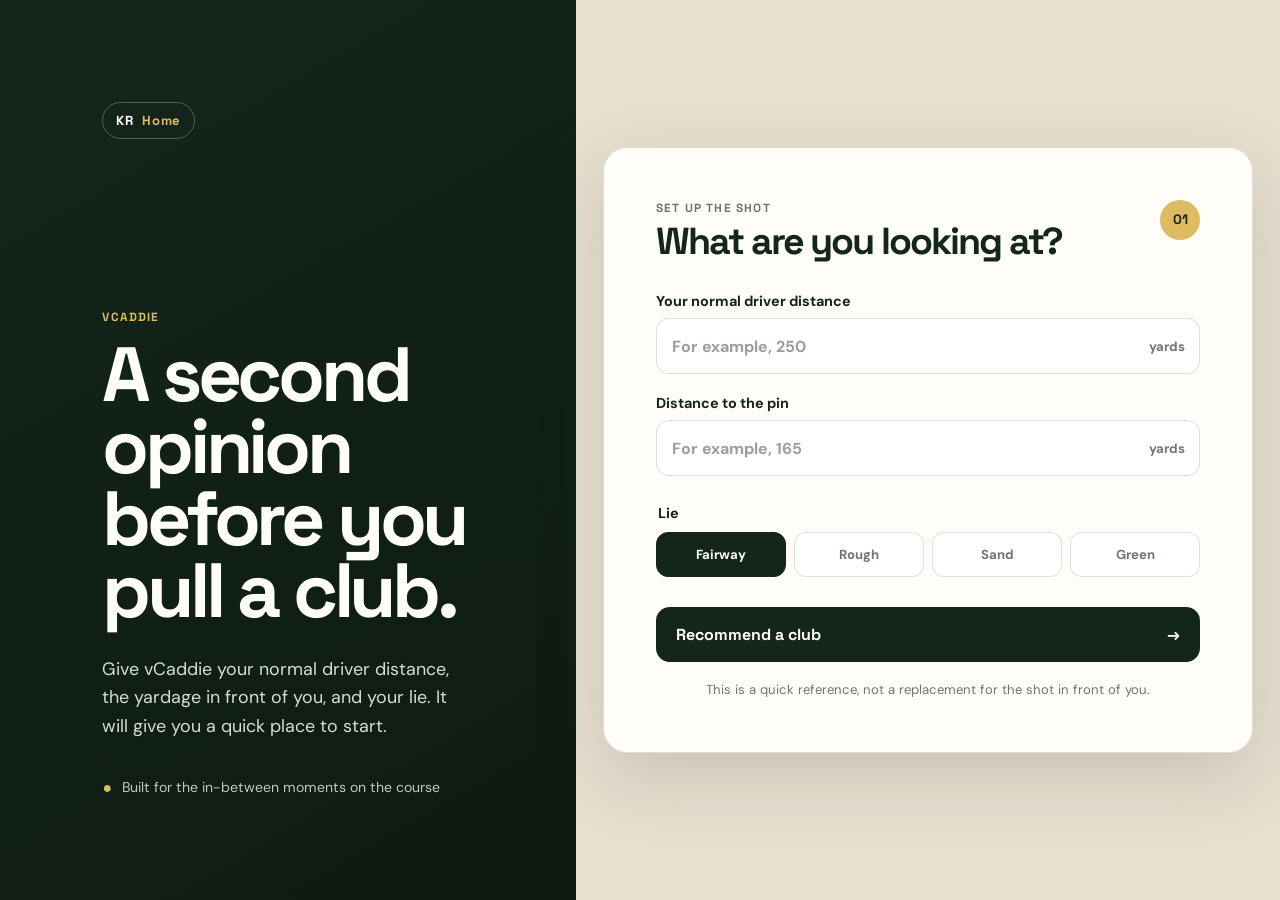
<file: index.html>
<!doctype html>
<html lang="en">
<head>
  <meta charset="utf-8">
  <meta name="viewport" content="width=device-width, initial-scale=1">
  <meta name="theme-color" content="#14261c">
  <title>vCaddie | Pick your club</title>
  <meta name="description" content="A quick golf club recommendation based on your distance, driver carry, and lie.">
  <link rel="preconnect" href="https://fonts.googleapis.com">
  <link rel="preconnect" href="https://fonts.gstatic.com" crossorigin>
  <link href="https://fonts.googleapis.com/css2?family=DM+Sans:wght@400;500;600;700&family=Space+Grotesk:wght@500;600;700&display=swap" rel="stylesheet">
  <link rel="stylesheet" href="./static/style.css">
</head>
<body>
  <main class="page-shell">
    <section class="intro" aria-labelledby="page-title">
      <a class="home-link" href="https://keenroudy.com/">KR <span>Home</span></a>
      <p class="eyebrow">vCaddie</p>
      <h1 id="page-title">A second opinion before you pull a club.</h1>
      <p class="intro-copy">Give vCaddie your normal driver distance, the yardage in front of you, and your lie. It will give you a quick place to start.</p>
      <div class="course-note"><span aria-hidden="true">●</span> Built for the in-between moments on the course</div>
    </section>
    <section class="caddie-card" aria-labelledby="form-title">
      <div class="card-heading"><div><p class="eyebrow">Set up the shot</p><h2 id="form-title">What are you looking at?</h2></div><span class="step">01</span></div>
      <form id="recommendForm" novalidate>
        <label class="field"><span>Your normal driver distance</span><span class="unit-input"><input type="number" id="driver_distance" min="1" inputmode="numeric" placeholder="For example, 250" required><span>yards</span></span></label>
        <label class="field"><span>Distance to the pin</span><span class="unit-input"><input type="number" id="distance" min="0" inputmode="numeric" placeholder="For example, 165" required><span>yards</span></span></label>
        <fieldset class="fieldset"><legend>Lie</legend><div class="lie-options">
          <label><input type="radio" name="lie" value="fairway" checked><span>Fairway</span></label>
          <label><input type="radio" name="lie" value="rough"><span>Rough</span></label>
          <label><input type="radio" name="lie" value="sand"><span>Sand</span></label>
          <label><input type="radio" name="lie" value="green"><span>Green</span></label>
        </div></fieldset>
        <button class="recommend-button" type="submit">Recommend a club <span aria-hidden="true">→</span></button>
        <p id="form-error" class="form-error" role="alert" hidden></p>
      </form>
      <section id="result" class="inline-result" aria-live="polite" hidden>
        <p class="eyebrow">Your starting club</p><p id="shot-context" class="shot-context"></p><h2 id="club-result"></h2><p>Start there, take a look at the lie, and trust the swing you brought today.</p>
      </section>
      <p class="fine-print">This is a quick reference, not a replacement for the shot in front of you.</p>
    </section>
  </main>
  <script>
    const form = document.querySelector('#recommendForm');
    const result = document.querySelector('#result');
    const error = document.querySelector('#form-error');
    function recommendClub(distance, lie, driverDistance) {
      const percentage = (distance / driverDistance) * 100;
      if (lie === 'fairway') {
        if (percentage > 100) return 'Driver';
        if (percentage >= 83) return '3-Wood';
        if (percentage >= 75) return '5-Hybrid';
        if (percentage >= 70) return '5-Iron';
        if (percentage >= 66) return '6-Iron';
        if (percentage >= 60) return '7-Iron';
        if (percentage >= 57) return '8-Iron';
        if (percentage >= 54) return '9-Iron';
        if (percentage >= 42) return 'Pitching Wedge';
        if (percentage >= 38) return 'Approach Wedge · 52°';
        if (percentage >= 32) return 'Sand Wedge · 56°';
        return 'Lob Wedge · 60°';
      }
      if (lie === 'rough') return percentage > 75 ? '3-Wood' : percentage >= 57 ? '5-Iron' : percentage >= 45 ? '7-Iron' : percentage >= 38 ? '8-Iron' : 'Sand Wedge';
      if (lie === 'sand') return percentage > 38 ? '7-Iron' : 'Sand Wedge';
      return 'Putter';
    }
    form.addEventListener('submit', (event) => {
      event.preventDefault();
      error.hidden = true;
      if (!form.checkValidity()) {
        error.textContent = 'Enter a positive driver distance and a valid distance to the pin.';
        error.hidden = false;
        form.reportValidity();
        return;
      }
      const driver = Number(document.querySelector('#driver_distance').value);
      const distance = Number(document.querySelector('#distance').value);
      const lie = document.querySelector('input[name="lie"]:checked').value;
      document.querySelector('#club-result').textContent = recommendClub(distance, lie, driver);
      document.querySelector('#shot-context').textContent = `${distance} yards · ${lie}`;
      result.hidden = false;
      result.scrollIntoView({ behavior: window.matchMedia('(prefers-reduced-motion: reduce)').matches ? 'auto' : 'smooth', block: 'nearest' });
    });
  </script>
</body>
</html>
</file>
<file: static/style.css>
:root { --pine:#14261c; --pine-soft:#203d2d; --sand:#e8dfcf; --paper:#fbfaf6; --cream:#fffdf8; --gold:#dfbb62; --muted:#6e776f; --line:rgba(20,38,28,.14); --radius:24px; }
* { box-sizing:border-box; }
html { background:var(--sand); }
body { min-width:320px; margin:0; color:var(--pine); background:var(--sand); font-family:"DM Sans",sans-serif; }
button,input { font:inherit; }
.page-shell { display:grid; grid-template-columns:minmax(280px,.9fr) minmax(440px,1.1fr); min-height:100vh; }
.intro { display:flex; flex-direction:column; justify-content:center; padding:clamp(40px,8vw,110px); color:var(--cream); background:linear-gradient(150deg,var(--pine),#0d1a12); }
.home-link { align-self:flex-start; display:inline-flex; gap:9px; align-items:center; padding:9px 13px; border:1px solid rgba(255,255,255,.26); border-radius:999px; color:inherit; font-family:"Space Grotesk",sans-serif; font-size:.82rem; font-weight:700; letter-spacing:.04em; text-decoration:none; }
.home-link span { color:var(--gold); }
.eyebrow { margin:0 0 14px; color:var(--gold); font-family:"Space Grotesk",sans-serif; font-size:.74rem; font-weight:700; letter-spacing:.1em; text-transform:uppercase; }
.intro .eyebrow { margin-top:auto; }
h1,h2 { font-family:"Space Grotesk",sans-serif; letter-spacing:-.055em; }
h1 { max-width:610px; margin:0; font-size:clamp(3.05rem,6vw,5.8rem); line-height:.94; }
h2 { margin:0; font-size:clamp(1.7rem,3vw,2.35rem); line-height:1; }
.intro-copy { max-width:540px; margin:28px 0 0; color:#d4ddd5; font-size:1.12rem; line-height:1.6; }
.course-note { display:flex; gap:10px; align-items:center; margin-top:36px; color:#bfcbbf; font-size:.88rem; }
.course-note span { color:var(--gold); font-size:1rem; }
.caddie-card { align-self:center; width:min(100%,650px); margin:clamp(22px,5vw,76px) auto; padding:clamp(26px,5vw,52px); border:1px solid var(--line); border-radius:var(--radius); background:var(--cream); box-shadow:0 24px 70px rgba(46,48,39,.16); }
.card-heading { display:flex; align-items:flex-start; justify-content:space-between; gap:20px; margin-bottom:32px; }
.card-heading .eyebrow { margin-bottom:8px; color:var(--muted); }
.step { display:grid; place-items:center; flex:0 0 40px; width:40px; height:40px; border-radius:50%; color:var(--pine); background:var(--gold); font-family:"Space Grotesk",sans-serif; font-size:.85rem; font-weight:700; }
.field { display:grid; gap:8px; margin-top:20px; color:var(--pine); font-size:.9rem; font-weight:700; }
.unit-input { position:relative; display:block; }
input { width:100%; min-height:56px; padding:0 74px 0 15px; border:1px solid var(--line); border-radius:13px; outline:0; color:var(--pine); background:#fff; font-size:1rem; transition:border-color .2s ease,box-shadow .2s ease; }
input::placeholder { color:#97a19a; }
input:focus { border-color:var(--pine); box-shadow:0 0 0 3px rgba(223,187,98,.52); }
.unit-input > span { position:absolute; top:50%; right:15px; color:var(--muted); font-size:.82rem; font-weight:700; pointer-events:none; transform:translateY(-50%); }
.fieldset { margin:28px 0 0; padding:0; border:0; }
.fieldset legend { margin-bottom:10px; color:var(--pine); font-size:.9rem; font-weight:700; }
.lie-options { display:grid; grid-template-columns:repeat(4,1fr); gap:8px; }
.lie-options label { position:relative; }
.lie-options input { position:absolute; width:1px; height:1px; opacity:0; }
.lie-options span { display:block; padding:13px 8px; border:1px solid var(--line); border-radius:12px; cursor:pointer; text-align:center; color:var(--muted); background:#fff; font-size:.82rem; font-weight:700; transition:background .2s ease,border-color .2s ease,color .2s ease; }
.lie-options input:checked + span { border-color:var(--pine); color:var(--cream); background:var(--pine); }
.lie-options input:focus-visible + span { outline:3px solid var(--gold); outline-offset:2px; }
.recommend-button { display:flex; align-items:center; justify-content:space-between; width:100%; margin-top:30px; padding:17px 20px; border:0; border-radius:14px; cursor:pointer; color:var(--cream); background:var(--pine); font-family:"Space Grotesk",sans-serif; font-size:1rem; font-weight:700; text-decoration:none; transition:background .2s ease,transform .2s ease; }
.recommend-button:hover { background:var(--pine-soft); transform:translateY(-1px); }
.recommend-button:focus-visible,.home-link:focus-visible { outline:3px solid var(--gold); outline-offset:3px; }
.fine-print { margin:18px 0 0; color:var(--muted); font-size:.82rem; line-height:1.5; text-align:center; }
.form-error { margin:0 0 22px; padding:12px 14px; border-radius:12px; color:#852b22; background:#f9e3df; font-size:.9rem; font-weight:600; }
.inline-result { margin-top:30px; padding:24px; border-radius:18px; color:var(--cream); background:var(--pine); }
.inline-result .eyebrow { margin-bottom:12px; }
.inline-result .shot-context { margin:0; color:#d4ddd5; font-size:.85rem; font-weight:700; text-transform:capitalize; }
.inline-result h2 { margin-top:10px; color:var(--gold); font-size:clamp(2rem,5vw,3.2rem); }
.inline-result > p:last-child { margin:15px 0 0; color:#d4ddd5; line-height:1.55; }
.result-page { background:linear-gradient(145deg,var(--pine),#0d1a12); }
.result-shell { display:flex; flex-direction:column; align-items:center; justify-content:center; min-height:100vh; padding:32px; }
.result-shell .home-link { align-self:flex-start; position:absolute; top:32px; left:32px; }
.result-card { width:min(100%,700px); padding:clamp(34px,7vw,82px); border:1px solid rgba(255,255,255,.15); border-radius:30px; color:var(--cream); background:rgba(255,255,255,.06); box-shadow:0 26px 80px rgba(0,0,0,.22); text-align:center; }
.result-card .eyebrow { margin-bottom:18px; }
.shot-context { margin:0; color:#d4ddd5; font-size:.9rem; font-weight:700; }
.result-card h1 { max-width:none; margin:18px 0 0; color:var(--gold); font-size:clamp(3.2rem,9vw,7rem); }
.result-copy { max-width:430px; margin:25px auto 0; color:#d4ddd5; font-size:1.06rem; line-height:1.6; }
.result-card .recommend-button { max-width:330px; margin:34px auto 0; color:var(--pine); background:var(--gold); }
.result-card .recommend-button:hover { background:#f2cf77; }
@media (max-width:900px) { .page-shell { grid-template-columns:1fr; } .intro { min-height:460px; } .intro .eyebrow { margin-top:90px; } .caddie-card { margin:0 auto 48px; } }
@media (max-width:560px) { .intro { min-height:410px; padding:32px 24px; } h1 { font-size:3.25rem; } .intro-copy { font-size:1rem; } .caddie-card { margin:0 14px 32px; padding:26px 20px; } .lie-options { grid-template-columns:repeat(2,1fr); } .result-shell { padding:20px; } .result-shell .home-link { top:20px; left:20px; } .result-card { padding:36px 22px; } }
@media (prefers-reduced-motion:reduce) { *,*::before,*::after { transition-duration:.01ms!important; } }
</file>
